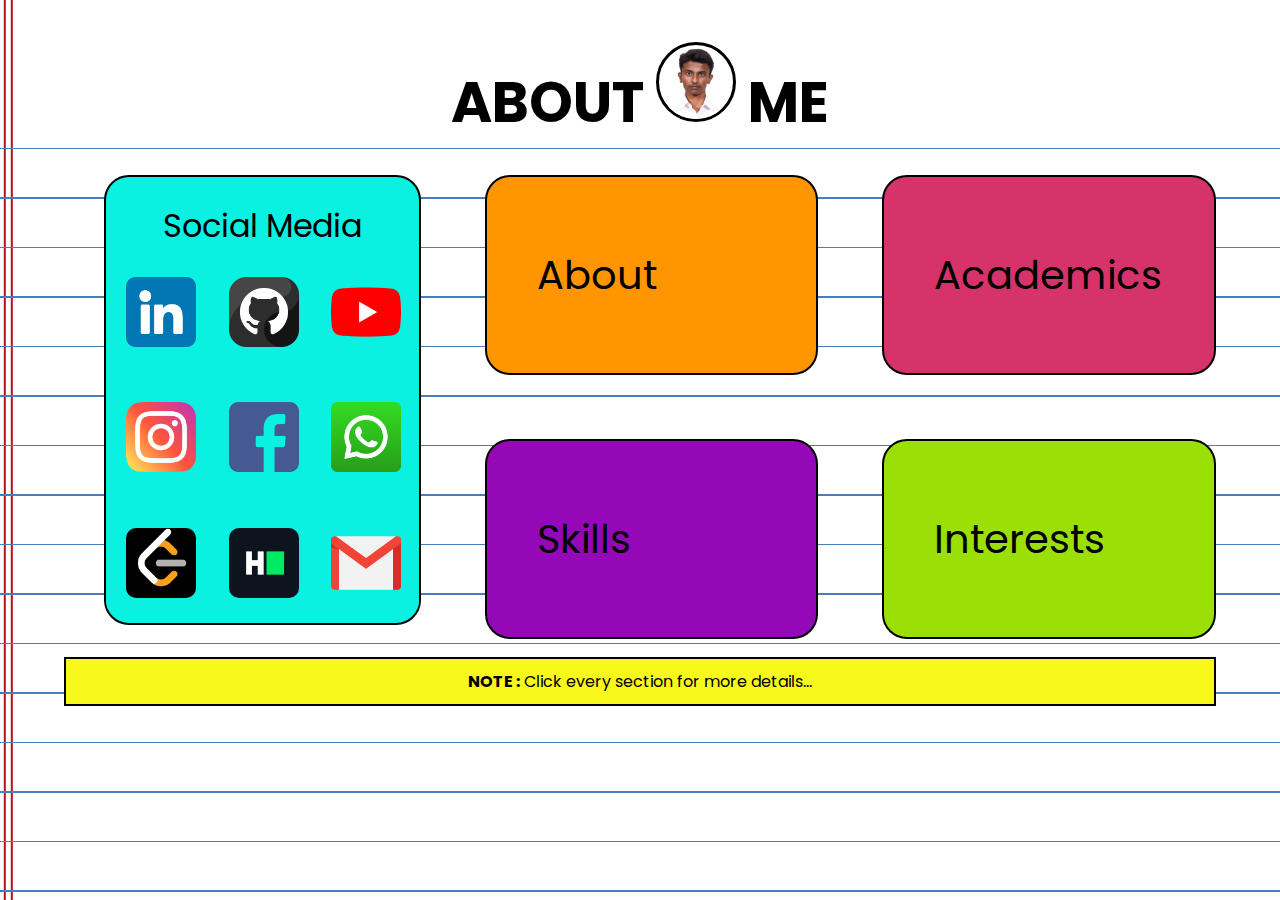
<file: index.html>
<!DOCTYPE html>
<html lang="en">
<head>
    <meta charset="UTF-8">
    <meta http-equiv="X-UA-Compatible" content="IE=edge">
    <meta name="viewport" content="width=device-width, initial-scale=1.0">
    <title>Vikram Rajkumar</title>
    <link rel="stylesheet" href="style.css">
    
</head>
<body>
    <div class="container">
        <h1>ABOUT  <img src="./images/photobg.png" style="width: 80px; border-radius: 50%; border: 3px solid black;"> ME</h1>

        <section class="array">
            <div class="main" style="background-color: #0af1e2; overflow: hidden;">
                <p>Social Media</p>
                <div class="main-img" style="border-color: #0af1e2;">
                    <a href="https://www.linkedin.com/in/vikram-rajkumar-3953a81b0/"><img src="./images/linkedin.png" alt="linkedin" class="ref"></a>
                    <a href="https://github.com/vikiofficial"><img src="./images/github.png" alt="github" class="ref"></a>
                    <a href="https://www.youtube.com/@vgcreations8238"><img src="./images/youtube.png" alt="youtube" class="ref"></a>
                    <a href="https://www.instagram.com/vikram_.18/"><img src="./images/instagram.png" alt="instagram" class="ref"></a>
                    <a href="https://www.facebook.com/vikram.r.714"><img src="./images/facebook.png" alt="facebook" class="ref"></a>
                    <a href=""><img src="./images/whatsapp.png" alt="whatsapp" class="ref"></a>
                    <a href="https://leetcode.com/vikram008/"><img src="./images/leetcode.png" alt="leetcode" class="ref" style="border-radius: 10px;"></a>
                    <a href="https://www.hackerrank.com/19euec177"><img src="./images/hackerrank.png" alt="hackerrank" class="ref" style="border-radius: 10px;"></a>
                    <a href="mailto:vikramrajkumar1828@gmail.com"><img src="./images/gmail.png" alt="gmail" class="ref"></a>
                </div>
            </div>
            <div class="side" style="background: #ff9500;"><a href="./about.html">About</a></div>
            <div class="side" style="background: #d53369;"><a href="./academics.html">Academics</a></div>
            <div class="side" style="background: #9408b7;"><a href="./skills.html">Skills</a></div>
            <div class="side" style="background: #9adf05;"><a href="./interests.html">Interests</a></div>
        </section>
        <p class="note"><b>NOTE :</b> Click every section for more details...</p>
    </div>
</body>
</html>
</file>
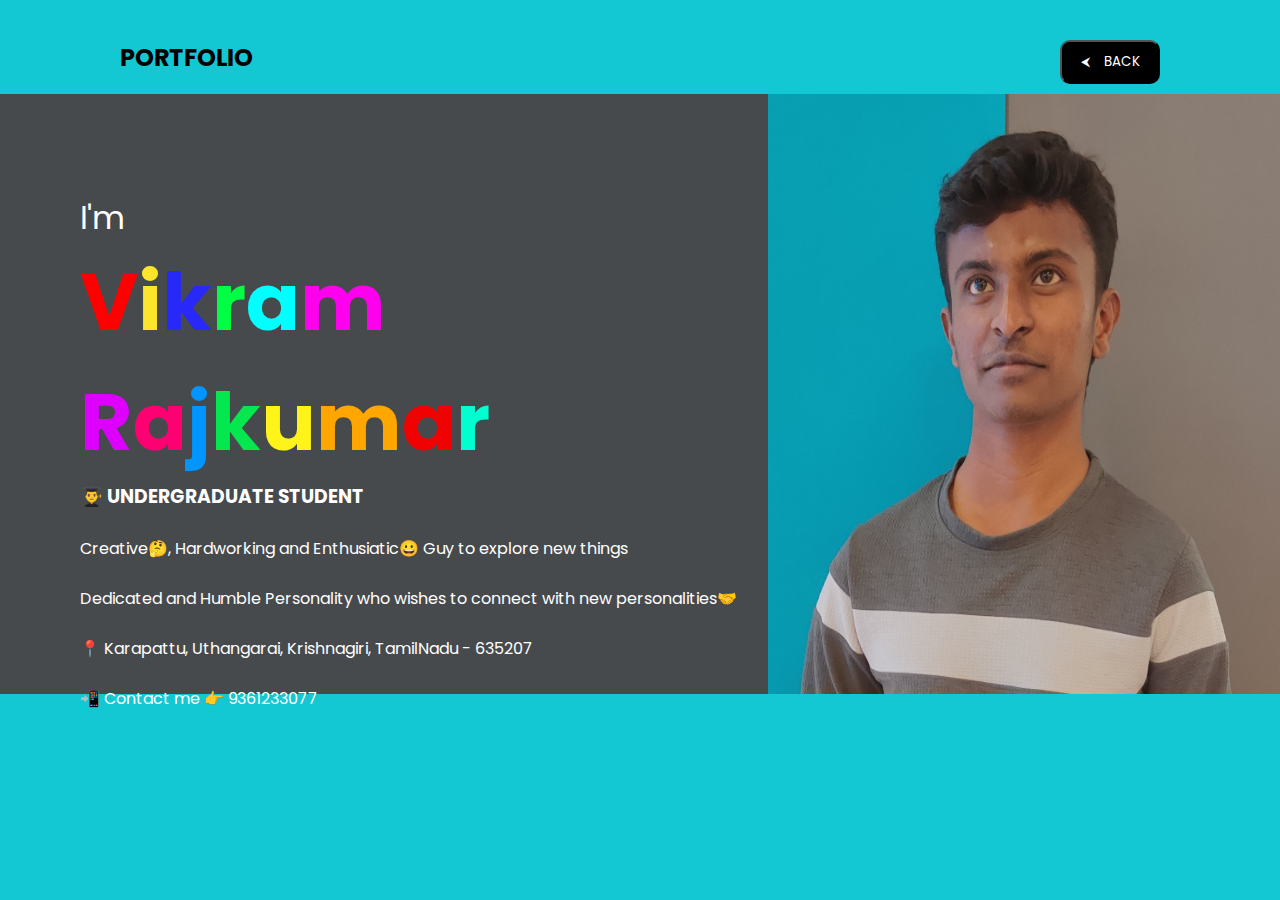
<file: about.html>
<!DOCTYPE html>
<html lang="en">
<head>
    <meta charset="UTF-8">
    <meta http-equiv="X-UA-Compatible" content="IE=edge">
    <meta name="viewport" content="width=device-width, initial-scale=1.0">
    <title>Vikram Rajkumar</title>
    <link rel="stylesheet" href="aboutstyle.css">
</head>
<body>
    <div class="navbar">
        <h2 style="color: black;">PORTFOLIO</h2>
        <a href="index.html"><button style="background-color: black; border-radius: 10px; cursor: pointer;"><span style="padding-right: 10px; ">⮜</span> BACK</button></a>
    </div>

    <section class="about">
        <img src="./images/up.jpg">
        <div class="content">
            <h4>I'm</h4>
            <h1><span style="color: rgb(255, 0, 0);">V</span><span style="color: rgb(253, 229, 44);">i</span><span style="color: rgb(40, 40, 249);">k</span><span style="color: rgb(0, 255, 68);">r</span><span style="color: rgb(0, 255, 255);">a</span><span style="color: rgb(255, 0, 238);">m</span> <span style="color: rgb(221, 0, 255);">R</span><span style="color: rgb(255, 0, 115);">a</span><span style="color: rgb(0, 149, 255);">j</span><span style="color: rgb(4, 231, 79);">k</span><span style="color: rgb(255, 244, 25);">u</span><span style="color: rgb(255, 166, 0);">m</span><span style="color: rgb(240, 2, 2);">a</span><span style="color: rgb(0, 255, 208);">r</span></h1>
            <h3>👨‍🎓 UNDERGRADUATE STUDENT</h3>
            <br>
            <p>Creative🤔, Hardworking and Enthusiatic😀 Guy to explore new things</p>
            <br>
            <p>Dedicated and Humble Personality who wishes to connect with new personalities🤝</p>
            <br>
            <p>📍 Karapattu, Uthangarai, Krishnagiri, TamilNadu - 635207</p>
            <br>
            <p>📲 Contact me 👉 9361233077</p>
        </div>
    </section>
</body>
</html>
</file>
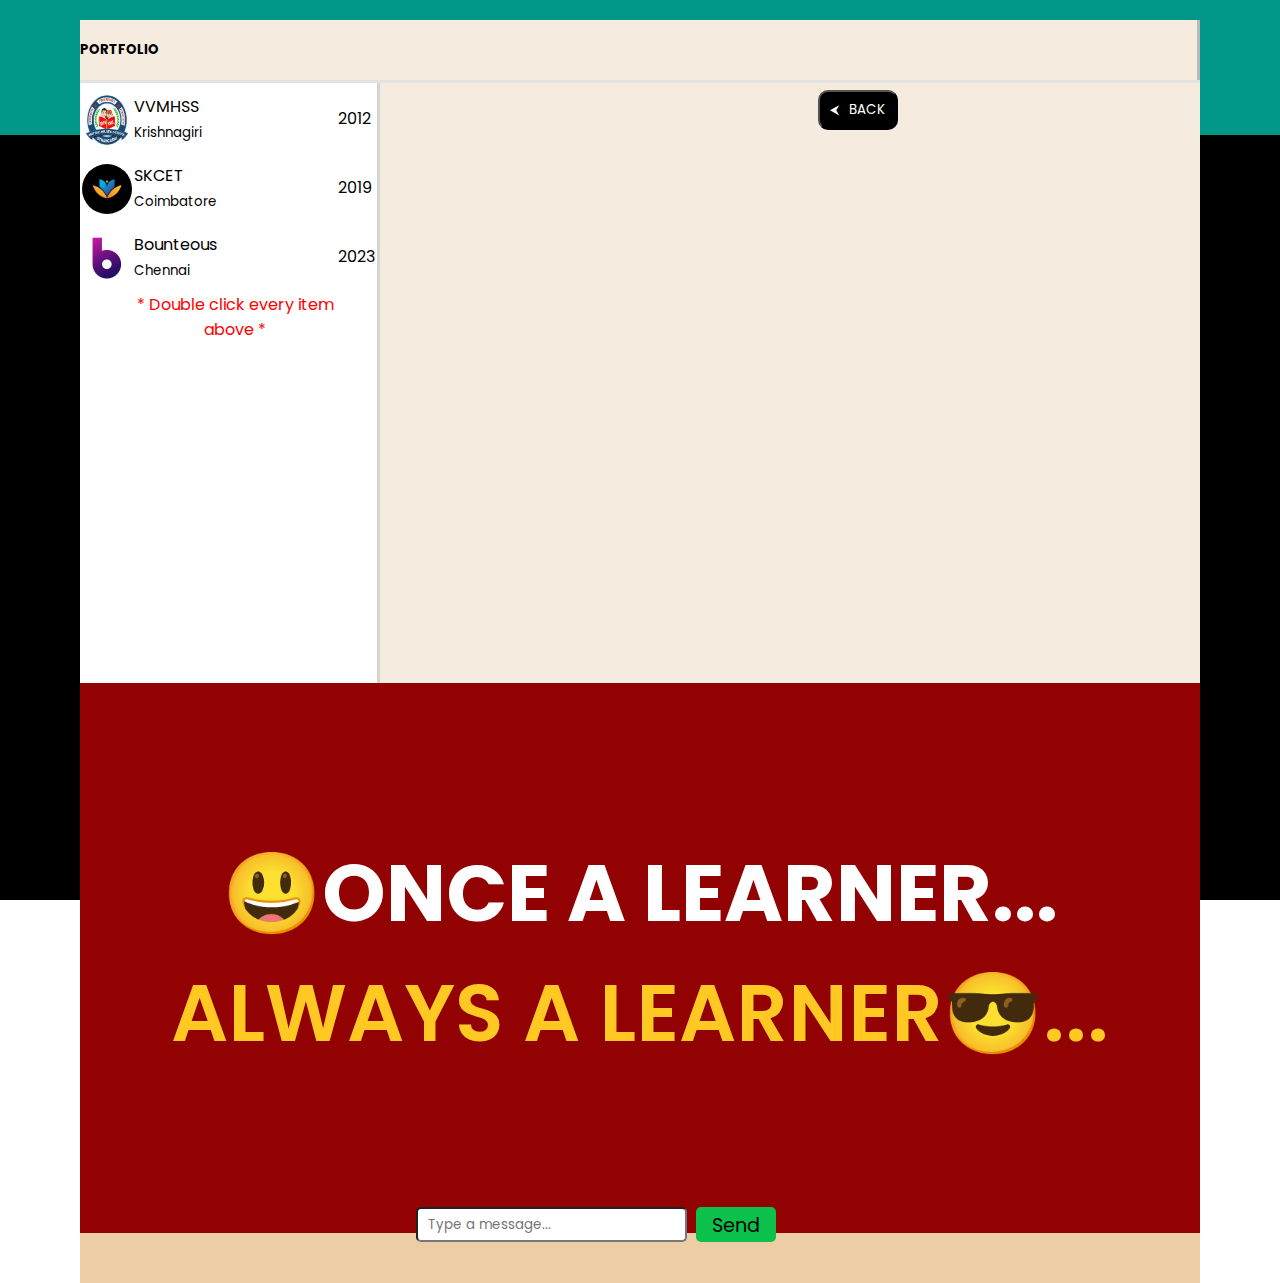
<file: academics.html>
<!DOCTYPE html>
<html lang="en">

<head>
    <meta charset="UTF-8">
    <meta http-equiv="X-UA-Compatible" content="IE=edge">
    <meta name="viewport" content="width=device-width, initial-scale=1.0">
    <title>Vikram Rajkumar</title>
    <link rel="stylesheet" href="academicsstyle.css">
    <link rel="stylesheet" href="https://stackpath.bootstrapcdn.com/bootstrap/5.0.0-alpha2/css/bootstrap.min.css" integrity="sha384-DhY6onE6f3zzKbjUPRc2hOzGAdEf4/Dz+WJwBvEYL/lkkIsI3ihufq9hk9K4lVoK" crossorigin="anonymous">
</head>

<body>

    <div class="back-container">
        <div class="front-container">
            <div class="back-top"></div>
            <div class="back-main"></div>
        </div>
        <div class="front-container1">
            <div class="row" style="border-bottom: 3px solid rgb(228, 227, 227);">
                <div class="col-sm-3" style="border-right: 3px solid rgb(184, 184, 184);">
                    <h5 style="padding: 20px 0px; font-weight: 700;">PORTFOLIO</h5>
                </div>
                <div class="col-sm-8" style="width: 73%;">
                    <a href="index.html" class="backbtn"><button><span style="padding-right: 10px; color: white;">⮜</span>BACK</button></a>
                </div>
            </div>
            <div class="row">
                <div class="col-sm-3 contacts" style="border-right: 3px solid rgb(215, 212, 212);">
                    <div class="contact-table-scroll">
                        <table class="table table-hover" style="text-align:left; vertical-align: middle;">
                            <tbody>
                                <tr onclick="changeDiv1();">
                                    <td><img src="./images/vvhmss.jpeg" alt="" class="profile-image"></td>
                                    <td>VVMHSS<br> <small>Krishnagiri</small></td>
                                    <td>2012</td>
                                </tr>
                                <tr onclick="changeDiv2();">
                                    <td><img src="./images/skcet.png" alt="" class="profile-image"></td>
                                    <td>SKCET<br> <small>Coimbatore</small></td>
                                    <td>2019</td>
                                </tr>
                                <tr onclick="changeDiv3();">
                                    <td><img src="./images/bounteous.jpeg" alt="" class="profile-image"></td>
                                    <td>Bounteous<br> <small>Chennai</small></td>
                                    <td>2023</td>
                                </tr>
                                <tr>
                                    <td></td>
                                    <td style="color: red; text-align: center;">* Double click every item above *</td>
                                </tr>
                            </tbody>
                        </table>
                    </div>
                </div>

                <div class="col-sm-9 message-area" style="padding: 0px;">
                    <div id="default">
                        <h1 style="font-size: 5em; color: white;">&#128515;ONCE A LEARNER...<br><span style="color: rgb(255, 200, 34);font-weight: 600;">ALWAYS A LEARNER&#128526;...</span></h1>
                    </div>

                    <div class="message-table-scroll" id="vvmhss">
                        <table class="table">
                            <tbody>
                                <tr><td><p class="blue">Joined 2012</p></td></tr>
                                <tr><td><p class="green">Studied 7 years in VVHMSS</p></td></tr>
                                <tr><td><p class="green">Location: Uthangarai, Krishnagiri - 635207</p></td></tr>
                                <tr><td><p class="blue">SSLC - 2017</p></td></tr>
                                <tr><td><p class="green">Percentage : 98.6</p></td></tr>
                                <tr><td><p class="green">Marks : 493/500</p></td></tr>
                                <tr><td><p class="green">Rank Holder - School level</p></td></tr>
                                <tr><td><p class="blue">HSC - 2019</p></td></tr>
                                <tr><td><p class="green">Percentage : 91.2</p></td></tr>
                                <tr><td><p class="green">Marks : 547/600</p></td></tr>
                                <tr><td><p class="blue">Additional Activities</p></td></tr>
                                <tr><td><p class="green">6 years of attendance without absent</p></td></tr>
                                <tr><td><p class="green">leadership</p></td></tr>
                                <tr><td><img src="./images/venper.jpg" class="green" style="width: 450px; height: 280px; float: right; padding: 10px;"></td></tr>
                                <tr><td><p class="green">honoured by Venper Academy (NEET)</p></td></tr>
                                <tr><td><p class="blue">Art Competition - State Level</p></td></tr>
                                <tr><td><img src="./images/kalautsav.jpg" class="green" style="width: 450px; height: 280px; float: right; padding: 10px;"></td></tr>
                            </tbody>
                        </table>
                    </div>

                    <div class="message-table-scroll" id="skcet">
                        <table class="table">
                            <tbody>
                                <tr><td><p class="blue">Joined 2019</p></td></tr>
                                <tr><td><p class="green">Studied 4 years in SKCET</p></td></tr>
                                <tr><td><p class="green">Location: Kuniyamuthur, Coimbatore- 641008</p></td></tr>
                                <tr><td><p class="blue">CGPA score</p></td></tr>
                                <tr><td><p class="green">9.54 upto 6th Semester</p></td></tr>
                                <tr><td><p class="blue">Achievements</p></td></tr>
                                <tr><td><p class="green">Rank Holder</p></td></tr>
                                <tr><td><p class="blue">Moments</p></td></tr>
                                <tr><td><img src="./images/skcet year1.jpg" class="green" style="width: 450px; height: 280px; float: right; padding: 10px;"></td></tr>
                                <tr><td><img src="./images/skcet year4.jpg" class="green" style="width: 450px; height: 280px; float: right; padding: 10px;"></td></tr>
                                <tr><td><p class="blue">Classmates</p></td></tr>
                                <tr><td><img src="./images/class group.jpg" class="green" style="width: 450px; height: 280px; float: right; padding: 10px;"></td></tr>
                            </tbody>
                        </table>
                    </div>

                    <div class="message-table-scroll" id="bounteous">
                        <table class="table">
                            <tbody>
                                <tr><td><p class="blue">Will be at 2023</p></td></tr>
                                <tr><td><p class="green" style="background-color: rgb(208, 57, 11);">&#128526; Loading....</p></td></tr>
                            </tbody>
                        </table>
                    </div>

                    <div class="msg-container">
                        <form action="msg-box">
                            <input type="text" class="msg" placeholder="Type a message...">
                            <a href="index.html" class="send-btn">Send</a>
                        </form>
                    </div>
                </div>
            </div>
        </div>
    </div>

    <script>
        function changeDiv1() {
                var a = document.getElementById("vvmhss");
                var b = document.getElementById("skcet");
                var c = document.getElementById("bounteous");
                var def = document.getElementById("default");
                var profilename = document.getElementById("profilename");
                var profileimage = document.getElementById("profileimage");
                if (a.style.display === "none"){
                    a.style.display = "block";
                    b.style.display = "none";
                    c.style.display = "none";
                    def.style.display = "none";
                    profilename.innerHTML = "Vidhya Vikas Matric Higher Secondary School";
                    profileimage.src = "./images/vvhmss.jpeg";
                } else {
                    a.style.display = "none";
                    def.style.display = "block";
                }
            }

            function changeDiv2() {
                var a = document.getElementById("vvmhss");
                var b = document.getElementById("skcet");
                var c = document.getElementById("bounteous");
                var def = document.getElementById("default");
                var profilename = document.getElementById("profilename");
                var profileimage = document.getElementById("profileimage");
                if (b.style.display === "none"){
                    b.style.display = "block";
                    a.style.display = "none";
                    c.style.display = "none";
                    def.style.display = "none";
                    profilename.innerHTML = "Sri Krishna College of Engineering and Technology";
                    profileimage.src = "./images/skcet.png";    
                } else {
                    b.style.display = "none";
                    def.style.display = "block";
                }
            }

            function changeDiv3() {
                var a = document.getElementById("vvmhss");
                var b = document.getElementById("skcet");
                var c = document.getElementById("bounteous");
                var def = document.getElementById("default");
                var profilename = document.getElementById("profilename");
                var profileimage = document.getElementById("profileimage");
                if (c.style.display === "none"){
                    c.style.display = "block";
                    a.style.display = "none";
                    b.style.display = "none";
                    def.style.display = "none";
                    profilename.innerHTML = "Bounteous (Lister Technology)";
                    profileimage.src = "./images/bounteous.jpeg";
                } else {
                    c.style.display = "none";
                    def.style.display = "block";
                }
            }
    </script>
</body>
</html>
</file>
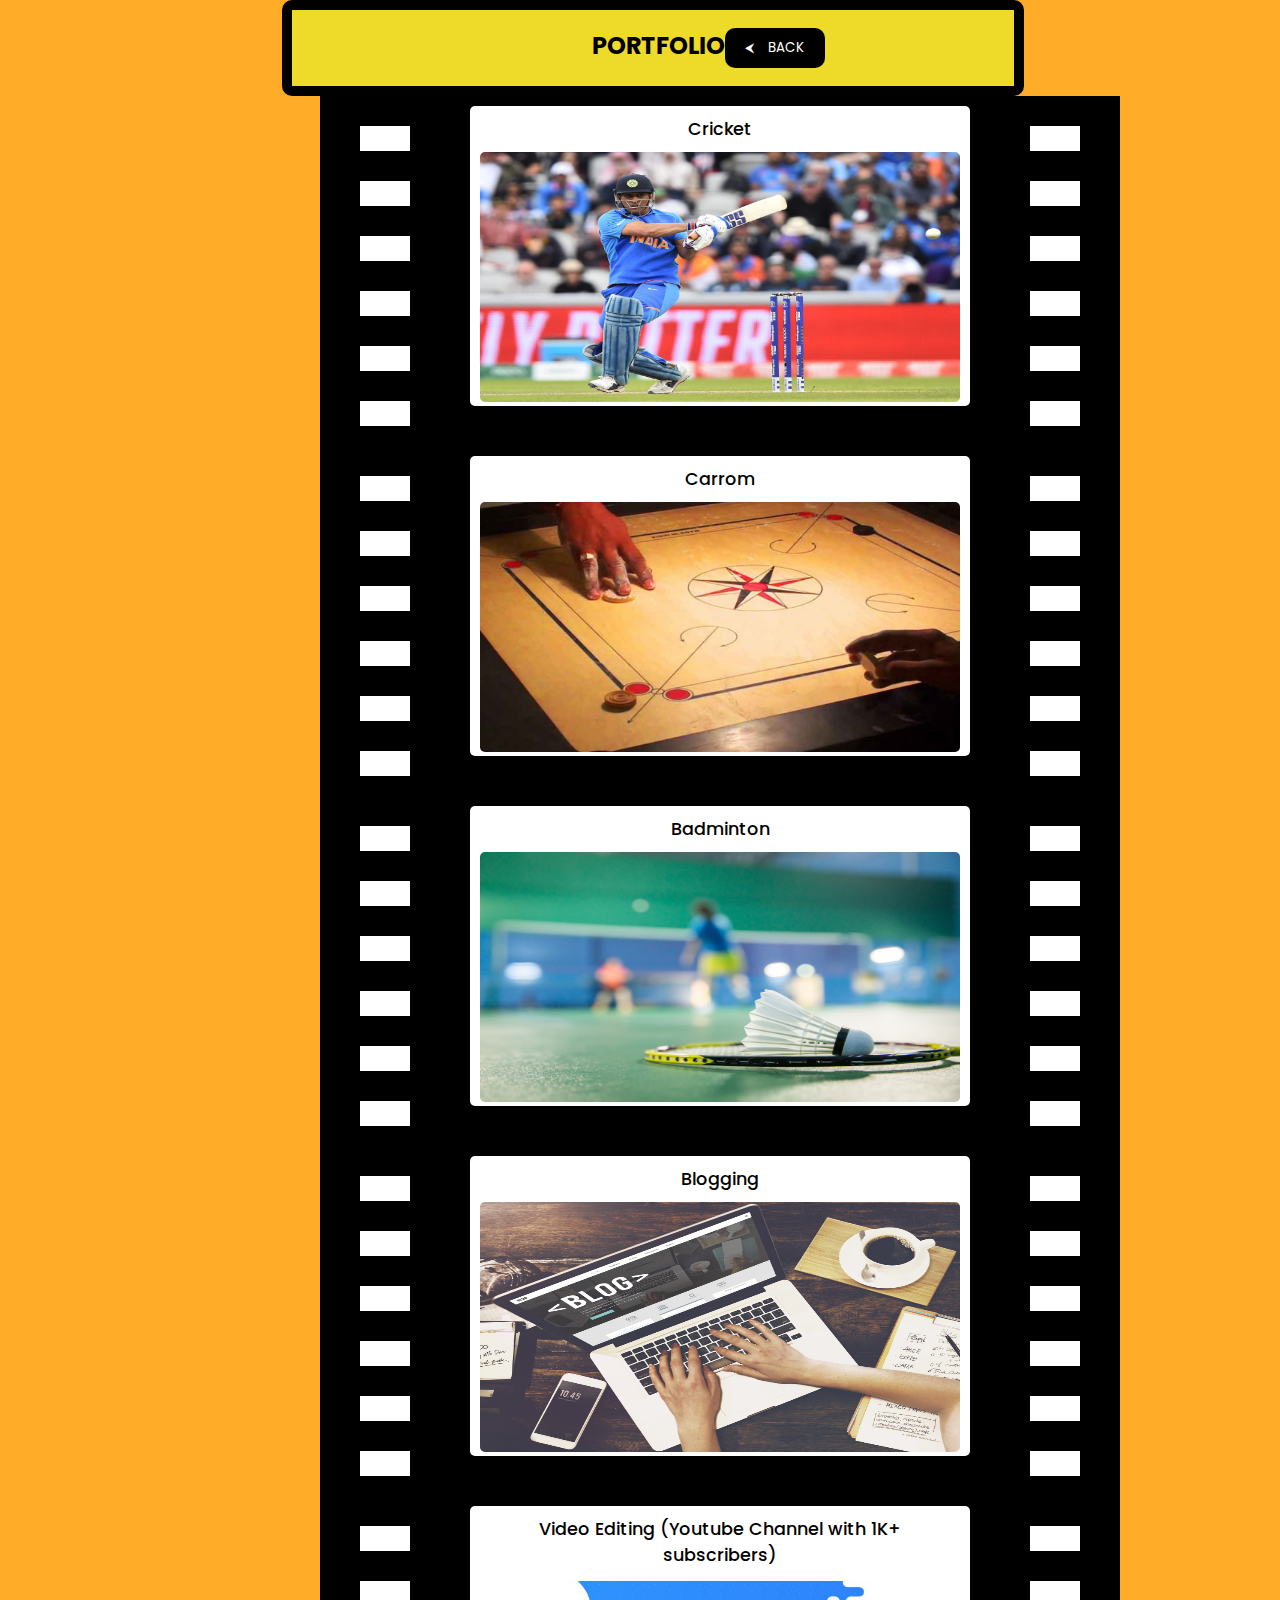
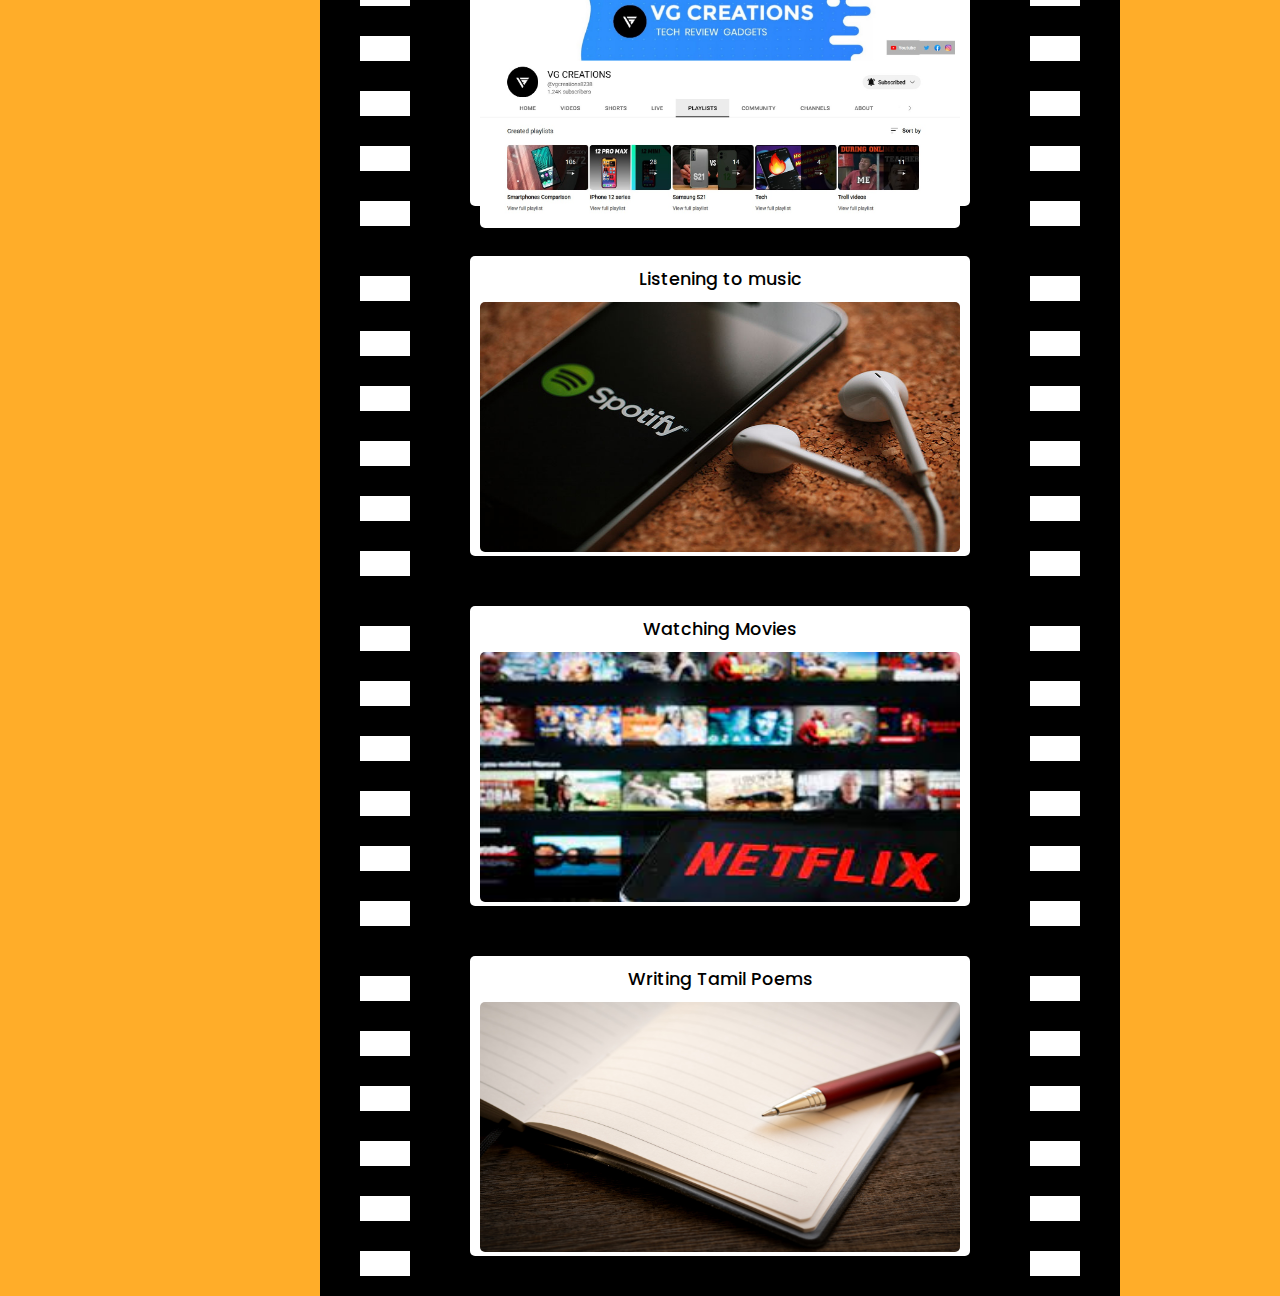
<file: interests.html>
<!DOCTYPE html>
<html lang="en">
<head>
    <meta charset="UTF-8">
    <meta http-equiv="X-UA-Compatible" content="IE=edge">
    <meta name="viewport" content="width=device-width, initial-scale=1.0">
    <title>Vikram Rajkumar</title>
    <link rel="stylesheet" href="interestsstyle.css">
</head>
<body>
    <div class="navbar">
        <h2 style="color: black;">PORTFOLIO</h2>
        <a href="index.html"><button style="background-color: black; border-radius: 10px; cursor: pointer;"><span style="padding-right: 10px; ">⮜</span> BACK</button></a>
    </div>

    <section>
        <div class="film">
            <div class="left">
                <div class="holes-left" id="i1"></div>
                <div class="holes-left" id="i2"></div>
                <div class="holes-left" id="i3"></div>
                <div class="holes-left" id="i4"></div>
                <div class="holes-left" id="i5"></div>
                <div class="holes-left" id="i6"></div>
            </div>
            <div class="content">
                <p>Cricket</p>
                <img src="./images/cricket.jpg">
            </div>
            <div class="right">
                <div class="holes-right" id="i1"></div>
                <div class="holes-right" id="i2"></div>
                <div class="holes-right" id="i3"></div>
                <div class="holes-right" id="i4"></div>
                <div class="holes-right" id="i5"></div>
                <div class="holes-right" id="i6"></div>
            </div>
        </div>
        
        <div class="film">
            <div class="left">
                <div class="holes-left" id="i1"></div>
                <div class="holes-left" id="i2"></div>
                <div class="holes-left" id="i3"></div>
                <div class="holes-left" id="i4"></div>
                <div class="holes-left" id="i5"></div>
                <div class="holes-left" id="i6"></div>
            </div>
            <div class="content">
                <p>Carrom</p>
                <img src="./images/carrom.jpg">
            </div>
            <div class="right">
                <div class="holes-right" id="i1"></div>
                <div class="holes-right" id="i2"></div>
                <div class="holes-right" id="i3"></div>
                <div class="holes-right" id="i4"></div>
                <div class="holes-right" id="i5"></div>
                <div class="holes-right" id="i6"></div>
            </div>
        </div>
        
        <div class="film">
            <div class="left">
                <div class="holes-left" id="i1"></div>
                <div class="holes-left" id="i2"></div>
                <div class="holes-left" id="i3"></div>
                <div class="holes-left" id="i4"></div>
                <div class="holes-left" id="i5"></div>
                <div class="holes-left" id="i6"></div>
            </div>
            <div class="content">
                <p>Badminton</p>
                <img src="./images/badminton.jpg">
            </div>
            <div class="right">
                <div class="holes-right" id="i1"></div>
                <div class="holes-right" id="i2"></div>
                <div class="holes-right" id="i3"></div>
                <div class="holes-right" id="i4"></div>
                <div class="holes-right" id="i5"></div>
                <div class="holes-right" id="i6"></div>
            </div>
        </div>
        
        <div class="film">
            <div class="left">
                <div class="holes-left" id="i1"></div>
                <div class="holes-left" id="i2"></div>
                <div class="holes-left" id="i3"></div>
                <div class="holes-left" id="i4"></div>
                <div class="holes-left" id="i5"></div>
                <div class="holes-left" id="i6"></div>
            </div>
            <div class="content">
                <p>Blogging</p>
                <img src="./images/blog.jpg">
            </div>
            <div class="right">
                <div class="holes-right" id="i1"></div>
                <div class="holes-right" id="i2"></div>
                <div class="holes-right" id="i3"></div>
                <div class="holes-right" id="i4"></div>
                <div class="holes-right" id="i5"></div>
                <div class="holes-right" id="i6"></div>
            </div>
        </div>
        
        <div class="film">
            <div class="left">
                <div class="holes-left" id="i1"></div>
                <div class="holes-left" id="i2"></div>
                <div class="holes-left" id="i3"></div>
                <div class="holes-left" id="i4"></div>
                <div class="holes-left" id="i5"></div>
                <div class="holes-left" id="i6"></div>
            </div>
            <div class="content">
                <p>Video Editing (Youtube Channel with 1K+ subscribers)</p>
                <img src="./images/video.jpg">
            </div>
            <div class="right">
                <div class="holes-right" id="i1"></div>
                <div class="holes-right" id="i2"></div>
                <div class="holes-right" id="i3"></div>
                <div class="holes-right" id="i4"></div>
                <div class="holes-right" id="i5"></div>
                <div class="holes-right" id="i6"></div>
            </div>
        </div>
        
        <div class="film">
            <div class="left">
                <div class="holes-left" id="i1"></div>
                <div class="holes-left" id="i2"></div>
                <div class="holes-left" id="i3"></div>
                <div class="holes-left" id="i4"></div>
                <div class="holes-left" id="i5"></div>
                <div class="holes-left" id="i6"></div>
            </div>
            <div class="content">
                <p>Listening to music</p>
                <img src="./images/music.jpg">
            </div>
            <div class="right">
                <div class="holes-right" id="i1"></div>
                <div class="holes-right" id="i2"></div>
                <div class="holes-right" id="i3"></div>
                <div class="holes-right" id="i4"></div>
                <div class="holes-right" id="i5"></div>
                <div class="holes-right" id="i6"></div>
            </div>
        </div>
        
        <div class="film">
            <div class="left">
                <div class="holes-left" id="i1"></div>
                <div class="holes-left" id="i2"></div>
                <div class="holes-left" id="i3"></div>
                <div class="holes-left" id="i4"></div>
                <div class="holes-left" id="i5"></div>
                <div class="holes-left" id="i6"></div>
            </div>
            <div class="content">
                <p>Watching Movies</p>
                <img src="./images/movies.jpeg">
            </div>
            <div class="right">
                <div class="holes-right" id="i1"></div>
                <div class="holes-right" id="i2"></div>
                <div class="holes-right" id="i3"></div>
                <div class="holes-right" id="i4"></div>
                <div class="holes-right" id="i5"></div>
                <div class="holes-right" id="i6"></div>
            </div>
        </div>

        <div class="film">
            <div class="left">
                <div class="holes-left" id="i1"></div>
                <div class="holes-left" id="i2"></div>
                <div class="holes-left" id="i3"></div>
                <div class="holes-left" id="i4"></div>
                <div class="holes-left" id="i5"></div>
                <div class="holes-left" id="i6"></div>
            </div>
            <div class="content">
                <p>Writing Tamil Poems</p>
                <img src="./images/poem.jpeg">
            </div>
            <div class="right">
                <div class="holes-right" id="i1"></div>
                <div class="holes-right" id="i2"></div>
                <div class="holes-right" id="i3"></div>
                <div class="holes-right" id="i4"></div>
                <div class="holes-right" id="i5"></div>
                <div class="holes-right" id="i6"></div>
            </div>
        </div>


    </section>

</body>
</html>
</file>
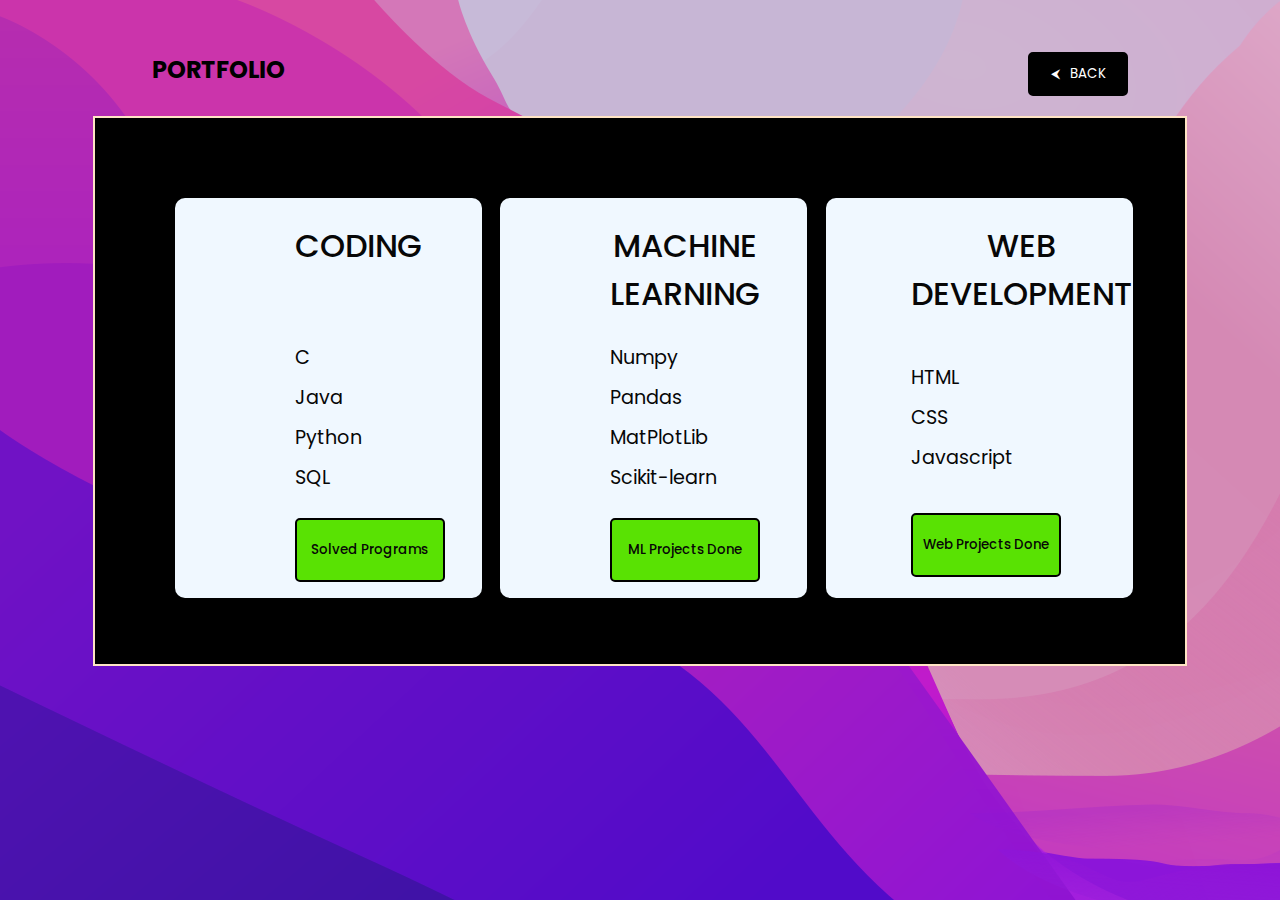
<file: skills.html>
<!DOCTYPE html>
<html lang="en">
<head>
    <meta charset="UTF-8">
    <meta http-equiv="X-UA-Compatible" content="IE=edge">
    <meta name="viewport" content="width=device-width, initial-scale=1.0">
    <title>Vikram Rajkumar</title>
    <link rel="stylesheet" href="skillstyle.css">
</head>
<body>
    <div class="navbar">
        <h2 style="color: black;">PORTFOLIO</h2>
        <a href="index.html"><button style="color: white;"><span style="padding-right: 10px; color: white;">⮜</span>BACK</button></a>
    </div>
    <section>
        <div class="container">
            <div class="content">
                <div class="coding" style="padding-left: 80px;">
                    <p>CODING</p>
                    <ul>
                        <li>C</li>
                        <li>Java</li>
                        <li>Python</li>
                        <li>SQL</li>
                        <li style="line-height: 100px;"><button><a href="https://www.skillrack.com/faces/resume.xhtml?id=331568&key=6833afe3dde2542968d20f0600f1eea9bd71271b">Solved Programs</a></button></li>
                    </ul>
                </div>
                <div class="ml" style="padding-left: 70px;">
                    <p>MACHINE<br> LEARNING</p>
                    <ul>
                        <li>Numpy</li>
                        <li>Pandas</li>
                        <li>MatPlotLib</li>
                        <li>Scikit-learn</li>
                        <li style="line-height: 100px;"><button><a href="https://github.com/vikiofficial?tab=repositories">ML Projects Done</a></button></li>
                    </ul>
                </div>
                <div class="web" style="padding-left: 45px;">
                    <p>WEB<br> DEVELOPMENT</p>
                    <ul style="padding-left: 40px; top:40%">
                        <li>HTML</li>
                        <li>CSS</li>
                        <li>Javascript</li>
                        <li style="line-height: 130px;"><button><a href="https://github.com/vikiofficial/Fruits-LandingPage">Web Projects Done</a></button></li>
                    </ul>
                </div>
            </div>
        </div>
    </section>
</body>
</html>
</file>
<file: style.css>
@import url('https://fonts.googleapis.com/css2?family=Poppins:wght@100;200;300;400;500;600;700;800;900&display=swap');

*{
    margin: 0;
    padding: 0;
    box-sizing: border-box;
    font-family: 'Poppins', sans-serif;
    text-decoration: none;
    color: black;
}

body{
    padding: 2em;
    min-height: 100vh;
    background-image: url("./images/bg.png");
    background-position: 15% 0%;
    padding-bottom: 0;
}

.container{
    padding: 2em;
    width: 100%;
    padding-bottom: 0;
    padding-top: 10px;
}

.container h1{
    text-align: center;
    margin-bottom: 30px;
    font-size: 3.5em;
}

.array{
    display: grid;
    grid-gap: 4em;
    grid-template-areas: 
        "item1 item2 item3"
        "item1 item4 item5";
    grid-template-columns: 1fr 30% 30%;
    padding-left: 40px;
}

.array div{
    border: 2px solid black;
    border-radius: 25px;
    text-align: center;
}

.array div:first-child{
    grid-area: item1;
    height: 450px;
}

.side{
    display: flex;
    justify-content:left;
    align-items: center;
    height: 200px;
    font-size: 2.5em;
    padding: 50px;
}

.main p{
    padding: 25px;
    font-size: 2em;
}

.main-img{
    display: grid;
    grid-template-columns: 1fr 33% 33%;
    height: 380px;
}

.main-img img{
    width: 70px;
    height: 70px;
}

.main-img img:hover{
    width: 80px;
    height: 80px;
}

.side a:hover{
    background-color: white;
    border-radius: 5px;
    padding: 30px;
}

.note{
    text-align: center;
    margin-top: 18px;
    background-color: rgb(248, 248, 26);
    border: 2px solid black;
    padding: 10px;
}
</file>
<file: aboutstyle.css>
@import url('https://fonts.googleapis.com/css2?family=Poppins:wght@100;200;300;400;500;600;700;800;900&display=swap');

*{
    margin: 0;
    padding: 0;
    box-sizing: border-box;
    font-family: 'Poppins', sans-serif;
    text-decoration: none;
    color: white;
}

body{
    padding: 2em 0 0 0;
    min-height: 100vh;
    background-color: rgb(19, 200, 210);
}

.navbar{
    text-align: center;
    display: flex;
    justify-content: space-between;
    padding: 8px 120px;
    border-bottom: 2px solid rgb(19, 200, 210);
}

button{
    width: 100px;
    padding: 10px;
}


section{
    background-color: rgb(71, 74, 76);
    height:600px;
    width:100%;
}

img{
    float: right;
    width: 40%;
    height:600px;
}

.content{
    color:white;
    padding: 100px 80px;
}

h4{
    font-size: 2em;
    font-weight: 400;
}

h1{
    font-size: 5em;
}

.blocks{
    background-color: antiquewhite;
    color: black;
    padding: 20px;
    border-radius: 50%;
}
</file>
<file: academicsstyle.css>
@import url('https://fonts.googleapis.com/css2?family=Poppins:wght@100;200;300;400;500;600;700;800;900&display=swap');

* {
    margin: 0;
    padding: 0;
    box-sizing: border-box;
    font-family: 'Poppins', sans-serif;
    text-decoration: none;
    color: rgb(0, 0, 0);
}

a{
    text-decoration: none;
    color: black;
}

.back-top {
    background-color: #009688;
    height: 15vh;
}

.back-main {
    background-color: #000000;
    height: 85vh;
}

.back-container {
    position: relative;
    width: 100%;
}

.front-container {
    position: absolute;
    width: 100%;
}

.front-container1 {
    position: absolute;
    top: 20px;
    left: 80px;
    right: 80px;
}

.chat-top {
    background-color: rgb(237, 205, 166);
    min-height: 50px;
}

.profile-image {
    margin-top: 10px;
    height: 50px;
    width: 50px;
    border-radius: 50%;
    background-color: rgb(0, 0, 0);
}

#profilename{
    font-weight: 500;
}

.backbtn{
    float: right;
    margin-top: 10px;
}

.backbtn button{
    width: 80px;
    height: 40px;
    background-color: #000000;
    border-radius: 10px;
    color: white;
}

.contacts {
    background-color: #ffffff;
    min-height: 600px;
    width: 300px;
}

.contact-table-scroll {
    height: 600px;
}

.contact-table-scroll table{
    height: 250px;
    text-align: center;
}

.contact-table-scroll tr{
    padding: 50px;
    cursor: pointer;
}

.message-area{
    background-color: #e4e1de;
    min-height: 600px;
}

.message-table-scroll {
    overflow-y: scroll;
    height: 550px;
}

.msg-container{
    background-color: rgb(237, 205, 166);
    height: 50px;
}

.msg-box {
    background-color: #F0F0F0;
    width: 700px;
}

.msg{
    border-radius: 5px;
    position: absolute;
    top: 94%;
    left: 30%;
    height: 35px;
    padding-left: 10px;
}

.row {
    background-color: rgb(245, 236, 223);
}

.blue{
    background-color: rgb(6, 124, 202);
    padding: 15px;
    width: fit-content;
    border-radius: 5px;
    color: white;
    border:3px solid black;
}

.green{
    background-color: rgb(3, 180, 65);
    padding: 15px;
    float:right;
    width: fit-content;
    border-radius: 5px;
    color: white;
    border: 3px solid black;
}

.grey{
    background-color: rgb(124, 127, 125);
    padding: 10px;
    text-align: center;
    width: fit-content;
    border-radius: 5px;
    color: rgb(0, 0, 0);
}

.send-btn{
    background-color:  rgb(12, 193, 75);
    border-radius: 5px;
    position: absolute;
    top: 94%;
    left: 55%;
    height: 35px;
    width: 80px;
    text-decoration: none;
    color: black;
    text-align: center;
    padding-top: 4px;
    font-size: 1.2em;
}

#default{
    text-align: center;
    padding-top: 150px;
    background-color: rgb(146, 2, 2);
    height: 550px;
}

#vvmhss, #skcet, #bounteous{
    display: none;
}

#vvmhss{
    background-image: url("./images/vvbg.jpg");
    background-position: center;
}

#skcet{
    background-image: url("./images/skcetbg.jpg");
    background-position: center;
}

#bounteous{
    background-image: url("./images/bounteousbg.jpg");
}
</file>
<file: interestsstyle.css>
@import url('https://fonts.googleapis.com/css2?family=Poppins:wght@100;200;300;400;500;600;700;800;900&display=swap');

*{
    margin: 0;
    padding: 0;
    box-sizing: border-box;
    font-family: 'Poppins', sans-serif;
    text-decoration: none;
    color: white;
}

body{
    min-height: 100vh;
    background-color: rgb(255, 173, 41);
}

.navbar{
    text-align: center;
    display: flex;
    justify-content: space-between;
    padding: 18px 300px;
    border: 10px solid rgb(0, 0, 0);
    border-radius: 10px;
    background-color: rgb(238, 218, 41);
    margin: 0 20% 0 22%;
    position: sticky;
    top: 0;
}

button{
    width: 100px;
    padding: 10px;
    border-color: black;
    border: 2px;
}

section{
    background-color: black;
    height: 100%;
    width: 800px;
    margin: 0px 25%;
}

.film{
    display: flex;
    justify-content: space-between;
}

.holes-left{
    width: 50px;
    height: 25px;
    background-color: white;
    margin-left: 40px;
    margin-top: 30px;
    margin-bottom: 20px;
    margin-right: 30px;
}

.holes-right{
    width: 50px;
    height: 25px;
    background-color: white;
    margin-left: 30px;
    margin-top: 30px;
    margin-bottom: 20px;
    margin-right: 40px;
}

.content{
    width:500px;
    height: 300px;
    background-color: rgb(178, 176, 176);
    margin-top: 10px;
    margin-left: 25px;
    margin-right: 25px;
    border-radius: 5px;
    background-color: rgb(255, 255, 255);
}

.content p{
    padding: 10px;
    text-align: center;
    color: black;
    font-size: 1.1em;
    font-weight: 500;
}
.content img{
    width: 480px;
    height: 250px;
    border-radius: 5px;
    margin-left: 10px;
}
</file>
<file: skillstyle.css>
@import url('https://fonts.googleapis.com/css2?family=Poppins:wght@100;200;300;400;500;600;700;800;900&display=swap');

*{
    margin: 0;
    padding: 0;
    box-sizing: border-box;
    font-family: 'Poppins', sans-serif;
    text-decoration: none;
    color: rgb(7, 7, 7);
}

body{
    padding: 2em;
    min-height: 100vh;
    background-image: url("./images/desktop\ image.png");

}

.navbar{
    text-align: center;
    display: flex;
    justify-content: space-between;
    padding: 20px 120px;
}

button{
    width: 100px;
    padding: 10px;
    background-color: black;
    border-radius: 5px;
    border: 2px solid black;
}

button:hover{
    background-color: rgb(80, 79, 79);
}

.container{
    display: block;
    margin: auto;
    background-color: rgb(0, 0, 0);
    width: 90%;
    height: 550px;
    padding: 80px;
    border: 2px solid bisque;
}

.content{
    display: grid;
    grid-gap: 2%;
    grid-template-columns: 33% 33% 33%;
    position: relative;
}

.content div{
    text-align: center;
    background-color: aliceblue;
    height: 400px;
    border-radius: 10px;
}

.content p{
    position: absolute;
    top: 6%;
    text-align: center;
    font-size: 2em;
    padding-left: 40px;
    font-weight: 500;
}

.content ul{
    list-style-type: none;
    position: absolute;
    top: 35%;
    line-height: 40px;
    text-align: left;
    font-size: 1.2em;
    padding-left: 40px;
}

.content button{
    width: 150px;
    background-color: rgb(89, 226, 3);
    padding: 10px;
    border-radius: 5px;
    font-weight: 500;
    line-height: 40px;
}

.content button:hover{
    background-image: url("./images/desktop\ image.png");
    color: rgb(255, 255, 255);
    font-weight: 700;
    width: 200px;
}
</file>
